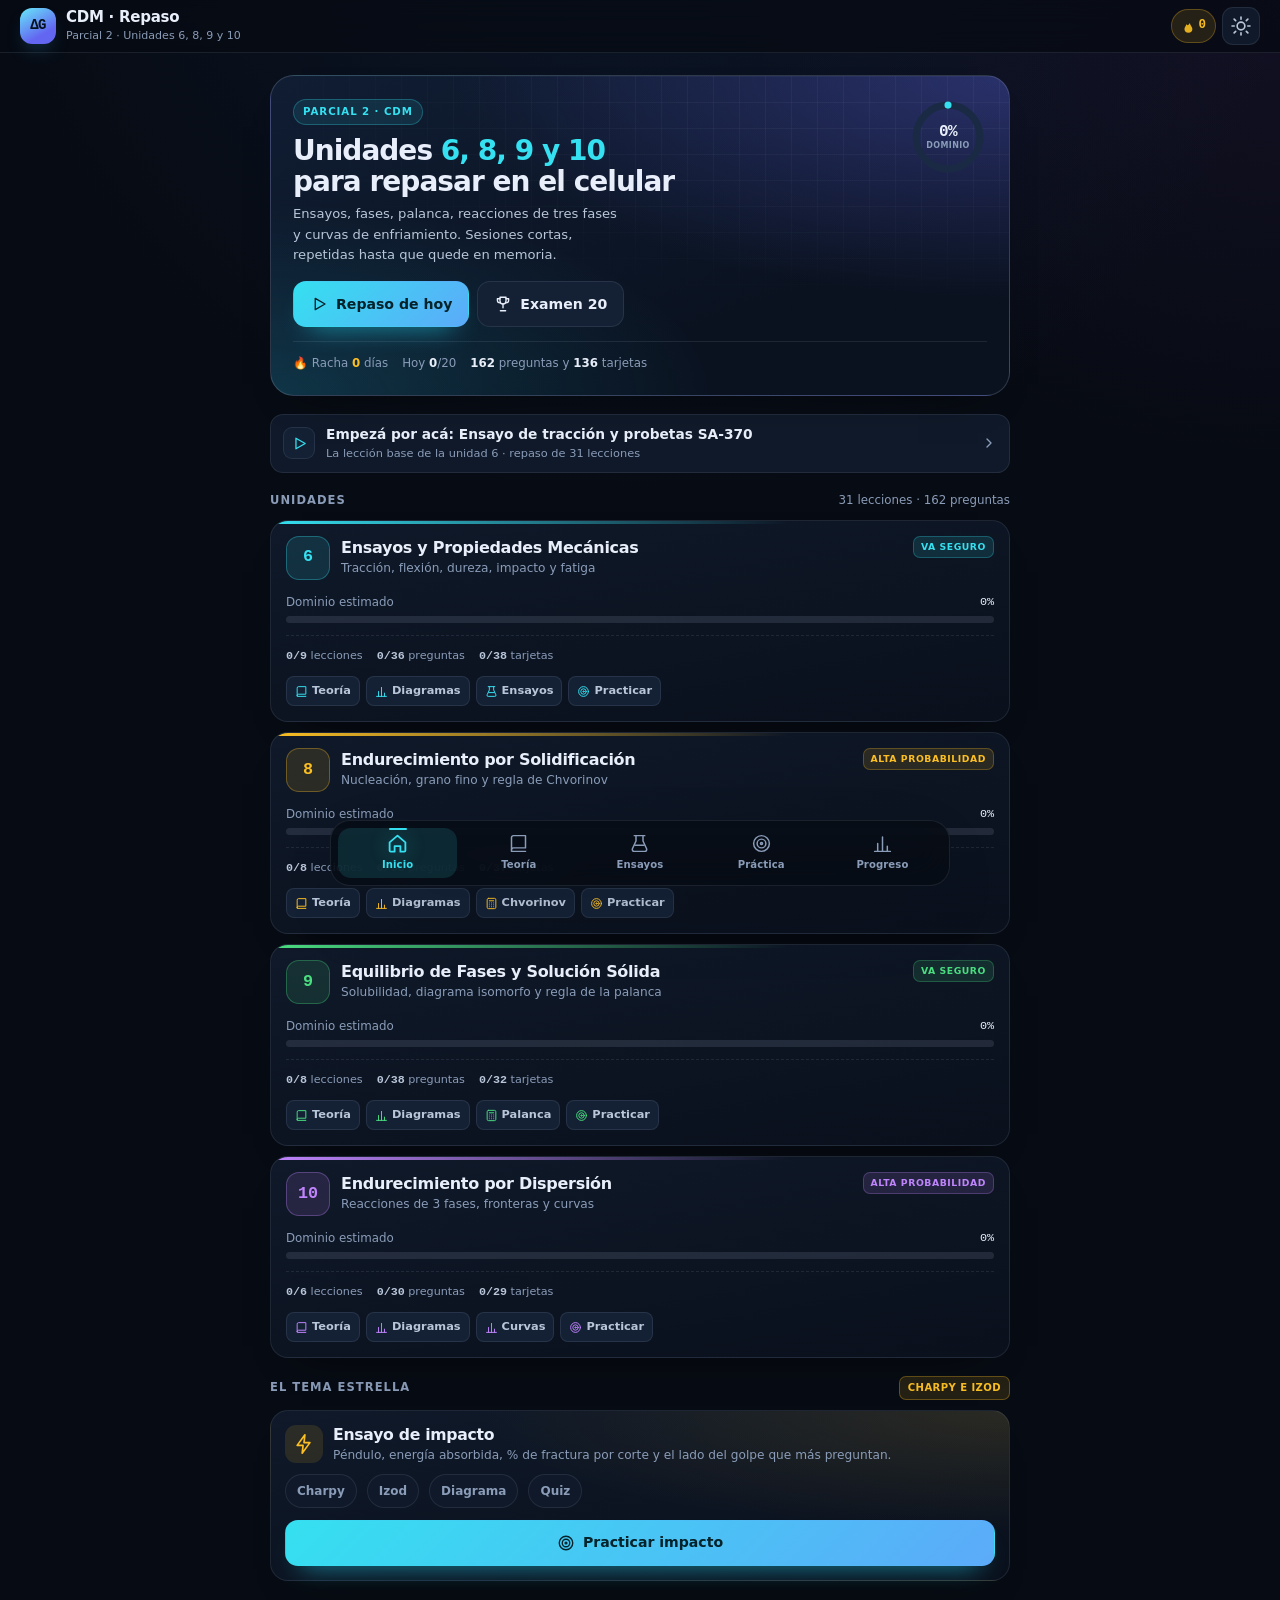
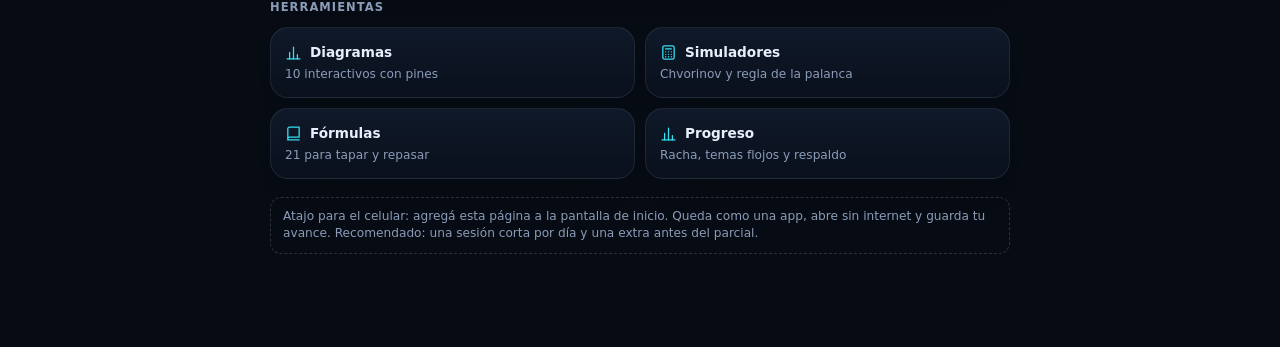
<file: index.html>
<!DOCTYPE html>
<html lang="es" data-theme="dark">
<head>
  <meta charset="UTF-8" />
  <meta name="viewport" content="width=device-width, initial-scale=1, viewport-fit=cover" />
  <meta name="description" content="Repaso móvil de Ciencia de los Materiales — Parcial 2. Unidades 6, 8, 9 y 10: ensayos mecánicos, impacto, solidificación, fases, palanca, reacciones de tres fases y curvas de enfriamiento." />
  <meta name="theme-color" content="#070b13" />
  <meta name="color-scheme" content="dark light" />
  <meta name="apple-mobile-web-app-capable" content="yes" />
  <meta name="apple-mobile-web-app-status-bar-style" content="black-translucent" />
  <meta name="apple-mobile-web-app-title" content="CDM Repaso" />
  <title>CDM · Repaso — Unidades 6, 8, 9 y 10</title>

  <link rel="manifest" href="./manifest.webmanifest" />
  <link rel="icon" href="./assets/icons/favicon.svg" type="image/svg+xml" />
  <link rel="apple-touch-icon" href="./assets/icons/icon-180.png" />

  <link rel="stylesheet" href="./css/base.css" />
  <link rel="stylesheet" href="./css/layout.css" />
  <link rel="stylesheet" href="./css/components.css" />
  <link rel="stylesheet" href="./css/components-extra.css" />

  <script>
    window.__APP_ERRORS__ = [];
    window.__showAppError = function (msg) {
      window.__APP_ERRORS__.push(String(msg));
      var paint = function () {
        var el = document.getElementById('appError');
        if (!el) {
          el = document.createElement('div');
          el.id = 'appError';
          el.className = 'app-error';
          document.body.appendChild(el);
        }
        el.hidden = false;
        el.textContent = '⚠ Error JS: ' + msg;
      };
      if (document.body) paint();
      else document.addEventListener('DOMContentLoaded', paint, { once: true });
    };
    window.addEventListener('error', function (e) { window.__showAppError(e.message || 'error'); });
    window.addEventListener('unhandledrejection', function (e) { window.__showAppError(e.reason && e.reason.message ? e.reason.message : e.reason); });
  </script>
</head>
<body>
  <a class="skip-link" href="#view">Saltar al contenido</a>

  <!-- ============ SPRITE DE ÍCONOS (sin dependencias externas) ============ -->
  <svg xmlns="http://www.w3.org/2000/svg" class="sprite" aria-hidden="true" focusable="false">
    <symbol id="i-home" viewBox="0 0 24 24"><path d="M3 10.7 12 3l9 7.7V20a1.3 1.3 0 0 1-1.3 1.3h-4.4V15H8.7v6.3H4.3A1.3 1.3 0 0 1 3 20z"/></symbol>
    <symbol id="i-book" viewBox="0 0 24 24"><path d="M4 19.2A2.2 2.2 0 0 1 6.2 17H20V3H6.2A2.2 2.2 0 0 0 4 5.2z"/><path d="M4 19.2V21h16"/></symbol>
    <symbol id="i-flask" viewBox="0 0 24 24"><path d="M6 3h12M8 3v6.2L3.9 18a2.2 2.2 0 0 0 1.9 3h12.4a2.2 2.2 0 0 0 1.9-3L16 9.2V3"/><path d="M6.8 14h10.4"/></symbol>
    <symbol id="i-target" viewBox="0 0 24 24"><circle cx="12" cy="12" r="9"/><circle cx="12" cy="12" r="5"/><circle cx="12" cy="12" r="1.2"/></symbol>
    <symbol id="i-chart" viewBox="0 0 24 24"><path d="M3 21h18"/><path d="M6.5 21V12M12 21V4.5M17.5 21v-6"/></symbol>
    <symbol id="i-chevron-left" viewBox="0 0 24 24"><path d="M15 18l-6-6 6-6"/></symbol>
    <symbol id="i-chevron-right" viewBox="0 0 24 24"><path d="M9 18l6-6-6-6"/></symbol>
    <symbol id="i-arrow-right" viewBox="0 0 24 24"><path d="M4.5 12h15M13 5.5l6.5 6.5L13 18.5"/></symbol>
    <symbol id="i-flame" viewBox="0 0 24 24"><path d="M12 22c3.7 0 6.2-2.5 6.2-5.9 0-4.2-4-6.3-4-9.9 0 0-1.4 2.8-3.7 3.8C9.9 10.2 8.5 8 8.5 8c0 3-3 4.8-3 8.1C5.5 19.5 8 22 12 22z"/></symbol>
    <symbol id="i-check" viewBox="0 0 24 24"><path d="M20 6.5 9.2 17.3 4 12.1"/></symbol>
    <symbol id="i-x" viewBox="0 0 24 24"><path d="M18 6 6 18M6 6l12 12"/></symbol>
    <symbol id="i-clock" viewBox="0 0 24 24"><circle cx="12" cy="12" r="9"/><path d="M12 7.5V12l3.2 2"/></symbol>
    <symbol id="i-layers" viewBox="0 0 24 24"><path d="M12 2.5 2.5 7.3 12 12l9.5-4.7z"/><path d="M2.5 12 12 16.7 21.5 12"/><path d="M2.5 16.7 12 21.4l9.5-4.7"/></symbol>
    <symbol id="i-sparkles" viewBox="0 0 24 24"><path d="M12 3.2l1.8 4.3L18 9.3l-4.2 1.8L12 15.4l-1.8-4.3L6 9.3l4.2-1.8z"/><path d="M18.8 14.6l.8 2 2 .8-2 .8-.8 2-.8-2-2-.8 2-.8z"/></symbol>
    <symbol id="i-refresh" viewBox="0 0 24 24"><path d="M20.5 12a8.5 8.5 0 1 1-2.8-6.3"/><path d="M20.5 4.2v5h-5"/></symbol>
    <symbol id="i-sun" viewBox="0 0 24 24"><circle cx="12" cy="12" r="4.2"/><path d="M12 2.2v2.4M12 19.4v2.4M4.5 4.5l1.7 1.7M17.8 17.8l1.7 1.7M2.2 12h2.4M19.4 12h2.4M4.5 19.5l1.7-1.7M17.8 6.2l1.7-1.7"/></symbol>
    <symbol id="i-moon" viewBox="0 0 24 24"><path d="M20.6 13.2A8.6 8.6 0 1 1 10.8 3.4a7 7 0 0 0 9.8 9.8z"/></symbol>
    <symbol id="i-info" viewBox="0 0 24 24"><circle cx="12" cy="12" r="9"/><path d="M12 11v5.5M12 7.7v.4"/></symbol>
    <symbol id="i-alert" viewBox="0 0 24 24"><path d="M10.3 3.9 2.6 17.1A2 2 0 0 0 4.3 20h15.4a2 2 0 0 0 1.7-2.9L13.7 3.9a2 2 0 0 0-3.4 0z"/><path d="M12 9v4.2M12 16.7v.4"/></symbol>
    <symbol id="i-bulb" viewBox="0 0 24 24"><path d="M9 18h6M10 21.5h4"/><path d="M12 2.5a7 7 0 0 0-4 12.7V18h8v-2.8a7 7 0 0 0-4-12.7z"/></symbol>
    <symbol id="i-search" viewBox="0 0 24 24"><circle cx="11" cy="11" r="7"/><path d="M16.3 16.3 21 21"/></symbol>
    <symbol id="i-graduation" viewBox="0 0 24 24"><path d="M22 9 12 4 2 9l10 5z"/><path d="M6.5 11.2v4.6c0 1.8 2.5 3.2 5.5 3.2s5.5-1.4 5.5-3.2v-4.6"/></symbol>
    <symbol id="i-calculator" viewBox="0 0 24 24"><rect x="4" y="2.5" width="16" height="19" rx="2.5"/><path d="M8 7h8M8 11h.01M12 11h.01M16 11h.01M8 14.5h.01M12 14.5h.01M16 14.5h.01M8 18h.01M12 18h.01M16 18h.01"/></symbol>
    <symbol id="i-play" viewBox="0 0 24 24"><path d="M7 4.5v15l13-7.5z"/></symbol>
    <symbol id="i-shuffle" viewBox="0 0 24 24"><path d="M3 6h4l10 12h4M3 18h4L17 6h4"/><path d="M18 3l3 3-3 3M18 15l3 3-3 3"/></symbol>
    <symbol id="i-pencil" viewBox="0 0 24 24"><path d="M4 20l1-4L16.5 4.5a2.1 2.1 0 0 1 3 3L8 19l-4 1z"/><path d="M14.5 6.5l3 3"/></symbol>
  <symbol id="i-undo" viewBox="0 0 24 24"><path d="M9 7 4 12l5 5"/><path d="M4 12h9a6 6 0 0 1 6 6"/></symbol>
  <symbol id="i-eye" viewBox="0 0 24 24"><path d="M2.5 12s3.5-6 9.5-6 9.5 6 9.5 6-3.5 6-9.5 6-9.5-6-9.5-6z"/><circle cx="12" cy="12" r="2.8"/></symbol>
  <symbol id="i-trash" viewBox="0 0 24 24"><path d="M4 7h16M9.5 7V4.2h5V7M6.5 7l1 13h9l1-13"/></symbol>
    <symbol id="i-download" viewBox="0 0 24 24"><path d="M12 3v11.5M7.5 10.5 12 15l4.5-4.5M4 20.5h16"/></symbol>
    <symbol id="i-upload" viewBox="0 0 24 24"><path d="M12 15.5V4M7.5 8.5 12 4l4.5 4.5M4 20.5h16"/></symbol>
    <symbol id="i-settings" viewBox="0 0 24 24"><circle cx="12" cy="12" r="3"/><path d="M19.4 15a1.7 1.7 0 0 0 .3 1.9l.1.1a2 2 0 1 1-2.8 2.8l-.1-.1a1.7 1.7 0 0 0-2.9 1.2 2 2 0 1 1-4 0 1.7 1.7 0 0 0-2.9-1.2l-.1.1a2 2 0 1 1-2.8-2.8l.1-.1A1.7 1.7 0 0 0 3 15a2 2 0 1 1 0-4 1.7 1.7 0 0 0 1.4-2.9l-.1-.1a2 2 0 1 1 2.8-2.8l.1.1A1.7 1.7 0 0 0 10 4a2 2 0 1 1 4 0 1.7 1.7 0 0 0 2.9 1.4l.1-.1a2 2 0 1 1 2.8 2.8l-.1.1A1.7 1.7 0 0 0 21 11a2 2 0 1 1 0 4z"/></symbol>
    <symbol id="i-trophy" viewBox="0 0 24 24"><path d="M8 3h8v5a4 4 0 0 1-8 0z"/><path d="M8 5H4.5v2A3.5 3.5 0 0 0 8 10.5M16 5h3.5v2A3.5 3.5 0 0 1 16 10.5M12 12v5M8.5 21h7"/></symbol>
    <symbol id="i-zap" viewBox="0 0 24 24"><path d="M13 2 4.5 13.5H11L10 22l8.5-11.5H12z"/></symbol>
    <symbol id="i-list" viewBox="0 0 24 24"><path d="M8.5 6.5h12M8.5 12h12M8.5 17.5h12M3.5 6.5h.01M3.5 12h.01M3.5 17.5h.01"/></symbol>
    <symbol id="i-check-circle" viewBox="0 0 24 24"><circle cx="12" cy="12" r="9"/><path d="M8 12.3l2.6 2.6L16 9.5"/></symbol>
    <symbol id="i-x-circle" viewBox="0 0 24 24"><circle cx="12" cy="12" r="9"/><path d="M9 9l6 6M15 9l-6 6"/></symbol>
  </svg>

  <!-- ============ BARRA SUPERIOR ============ -->
  <header class="appbar" id="appbar">
    <button class="icon-btn appbar__back" id="btnBack" type="button" aria-label="Volver" hidden>
      <svg class="icon" aria-hidden="true"><use href="#i-chevron-left"></use></svg>
    </button>

    <div class="appbar__brand" id="appbarBrand" role="button" tabindex="0" aria-label="Ir al inicio">
      <span class="brand-mark" aria-hidden="true">ΔG</span>
      <div class="appbar__titles">
        <h1 id="appbarTitle">CDM · Repaso</h1>
        <p id="appbarSub">Parcial 2 · Unidades 6, 8, 9 y 10</p>
      </div>
    </div>

    <div class="appbar__actions">
      <button class="streak-chip" id="btnStreak" type="button" title="Racha de días estudiando">
        <svg class="icon icon--flame" aria-hidden="true"><use href="#i-flame"></use></svg>
        <span id="streakDays">0</span>
      </button>
      <button class="icon-btn" id="btnTheme" type="button" aria-label="Cambiar tema claro / oscuro" title="Tema claro / oscuro">
        <svg class="icon" aria-hidden="true"><use href="#i-moon"></use></svg>
      </button>
    </div>
  </header>

  <!-- ============ CONTENIDO ============ -->
  <main class="view" id="view" tabindex="-1">
    <div class="page">
      <div class="empty">
        <h3>Cargando repaso…</h3>
        <p>Si este mensaje no desaparece, revisá que la carpeta <span class="mono">js/</span> esté completa (incluido <span class="mono">bundle.js</span>).</p>
      </div>
    </div>
  </main>

  <!-- ============ NAVEGACIÓN INFERIOR ============ -->
  <nav class="tabbar" id="tabbar" aria-label="Navegación principal">
    <a class="tabbar__item" href="#/inicio" data-tab="inicio">
      <svg class="icon" aria-hidden="true"><use href="#i-home"></use></svg>
      <span>Inicio</span>
    </a>
    <a class="tabbar__item" href="#/teoria" data-tab="teoria">
      <svg class="icon" aria-hidden="true"><use href="#i-book"></use></svg>
      <span>Teoría</span>
    </a>
    <a class="tabbar__item" href="#/ensayos" data-tab="ensayos">
      <svg class="icon" aria-hidden="true"><use href="#i-flask"></use></svg>
      <span>Ensayos</span>
    </a>
    <a class="tabbar__item" href="#/practica" data-tab="practica">
      <svg class="icon" aria-hidden="true"><use href="#i-target"></use></svg>
      <span>Práctica</span>
    </a>
    <a class="tabbar__item" href="#/progreso" data-tab="progreso">
      <svg class="icon" aria-hidden="true"><use href="#i-chart"></use></svg>
      <span>Progreso</span>
    </a>
  </nav>

  <div id="toast" class="toast" role="status" aria-live="polite" hidden></div>
  <div id="sheetRoot"></div>

  <script>
    /* Si se abre con doble clic (file://), los módulos ES no cargan: se usa el
       bundle clásico generado por tools/build-bundle.mjs. Servida por HTTP(S),
       la app usa los módulos nativos. */
    (function () {
      var script = document.createElement('script');
      var isFile = window.location.protocol === 'file:';
      if (isFile) {
        script.src = './js/bundle.js';
      } else {
        script.type = 'module';
        script.src = './js/main.js';
      }
      script.onerror = function () {
        var box = document.createElement('div');
        box.className = 'app-error';
        box.textContent = isFile
          ? 'No se pudo cargar js/bundle.js. Generá el bundle con: node tools/build-bundle.mjs'
          : 'No se pudo cargar js/main.js. Revisá que la carpeta js/ esté completa.';
        document.body.appendChild(box);
      };
      document.body.appendChild(script);
    })();
  </script>

</body>
</html>
</file>
<file: css/base.css>
/* ============================================================
   base.css — reset, tokens de diseño, tipografía y utilidades
   ============================================================ */

:root {
  color-scheme: dark;

  --bg: #070b13;
  --bg-soft: #0a101c;
  --surface: #0f1929;
  --surface-2: #142135;
  --surface-3: #1b2a44;
  --line: rgba(148, 163, 184, 0.14);
  --line-strong: rgba(148, 163, 184, 0.26);
  --track: rgba(148, 163, 184, 0.16);

  --text: #e9effa;
  --text-dim: #b9c6d9;
  --muted: #8a9cb8;

  --accent: #35e0f0;
  --accent-strong: #22d3ee;
  --accent-soft: rgba(53, 224, 240, 0.12);
  --accent-ink: #03222a;

  --violet: #b49bff;
  --violet-soft: rgba(180, 155, 255, 0.13);
  --amber: #fbbf24;
  --amber-soft: rgba(251, 191, 36, 0.12);
  --green: #3ddc97;
  --green-soft: rgba(61, 220, 151, 0.12);
  --rose: #fb7185;
  --rose-soft: rgba(251, 113, 133, 0.12);
  --blue: #7cb8ff;
  --blue-soft: rgba(124, 184, 255, 0.12);

  --u6: #35e0f0;
  --u6-soft: rgba(53, 224, 240, 0.12);
  --u8: #fbbf24;
  --u8-soft: rgba(251, 191, 36, 0.12);
  --u9: #4ade80;
  --u9-soft: rgba(74, 222, 128, 0.12);
  --u10: #c084fc;
  --u10-soft: rgba(192, 132, 252, 0.13);
  --draw-ink: #7dd3fc;

  --radius-xl: 24px;
  --radius-lg: 18px;
  --radius-md: 13px;
  --radius-sm: 9px;

  --shadow-card: 0 20px 40px -32px rgba(0, 0, 0, 0.9);
  --shadow-pop: 0 30px 80px -30px rgba(0, 0, 0, 0.85);

  --font: "Segoe UI Variable Text", "Segoe UI", system-ui, -apple-system, "Helvetica Neue", Arial, sans-serif;
  --mono: ui-monospace, "Cascadia Code", "SF Mono", "JetBrains Mono", Menlo, Consolas, monospace;

  --nav-h: 66px;
  --safe-b: env(safe-area-inset-bottom, 0px);
  --safe-t: env(safe-area-inset-top, 0px);
  --maxw: 780px;

  --hero-bg: radial-gradient(130% 120% at 100% 0%, rgba(99, 102, 241, 0.34), transparent 58%),
             radial-gradient(100% 100% at 0% 100%, rgba(34, 211, 238, 0.17), transparent 60%),
             linear-gradient(158deg, #101d33, #0a1220 70%);
  --grid-line: rgba(148, 163, 184, 0.07);
}

[data-theme="light"] {
  color-scheme: light;

  --bg: #f2f5fb;
  --bg-soft: #eaeff8;
  --surface: #ffffff;
  --surface-2: #f4f7fd;
  --surface-3: #e7edf7;
  --line: rgba(15, 23, 42, 0.09);
  --line-strong: rgba(15, 23, 42, 0.18);
  --track: rgba(15, 23, 42, 0.1);

  --text: #0d1729;
  --text-dim: #2c3b54;
  --muted: #5f7089;

  --accent: #0891b2;
  --accent-strong: #0e7490;
  --accent-soft: rgba(8, 145, 178, 0.1);
  --accent-ink: #ffffff;

  --violet: #7c5cf5;
  --violet-soft: rgba(124, 92, 245, 0.1);
  --amber: #b45309;
  --amber-soft: rgba(180, 83, 9, 0.1);
  --green: #047857;
  --green-soft: rgba(4, 120, 87, 0.1);
  --rose: #be123c;
  --rose-soft: rgba(190, 18, 60, 0.09);
  --blue: #1d4ed8;
  --blue-soft: rgba(29, 78, 216, 0.09);

  --u6: #0e7490;
  --u6-soft: rgba(14, 116, 144, 0.1);
  --u8: #b45309;
  --u8-soft: rgba(180, 83, 9, 0.1);
  --u9: #15803d;
  --u9-soft: rgba(21, 128, 61, 0.1);
  --u10: #7e22ce;
  --u10-soft: rgba(126, 34, 206, 0.1);
  --draw-ink: #0369a1;

  --shadow-card: 0 18px 36px -30px rgba(15, 23, 42, 0.35);
  --shadow-pop: 0 30px 80px -30px rgba(15, 23, 42, 0.35);

  --hero-bg: radial-gradient(130% 120% at 100% 0%, rgba(99, 102, 241, 0.22), transparent 58%),
             radial-gradient(100% 100% at 0% 100%, rgba(8, 145, 178, 0.13), transparent 60%),
             linear-gradient(158deg, #ffffff, #eef3fb 75%);
  --grid-line: rgba(15, 23, 42, 0.055);
}

*,
*::before,
*::after {
  box-sizing: border-box;
}

* {
  -webkit-tap-highlight-color: transparent;
}

html {
  -webkit-text-size-adjust: 100%;
  text-size-adjust: 100%;
  scroll-behavior: smooth;
}

body {
  margin: 0;
  min-height: 100vh;
  min-height: 100dvh;
  font-family: var(--font);
  font-size: 15px;
  line-height: 1.55;
  color: var(--text);
  background: var(--bg);
  background-image:
    radial-gradient(90% 60% at 50% -10%, rgba(56, 130, 246, 0.1), transparent 60%),
    radial-gradient(70% 40% at 100% 0%, rgba(168, 85, 247, 0.07), transparent 60%);
  background-repeat: no-repeat;
  overscroll-behavior-y: none;
  -webkit-font-smoothing: antialiased;
  -moz-osx-font-smoothing: grayscale;
}

h1, h2, h3, h4, p, ul, ol, figure, blockquote {
  margin: 0;
}

ul, ol {
  padding: 0;
  list-style: none;
}

h1, h2, h3, h4 {
  font-weight: 650;
  letter-spacing: -0.018em;
  line-height: 1.22;
}

h2 { font-size: 1.22rem; }
h3 { font-size: 1.02rem; }
h4 { font-size: 0.94rem; }

p { color: var(--text-dim); }

a {
  color: var(--accent);
  text-decoration: none;
}

a:hover { text-decoration: underline; }

strong, b { font-weight: 650; color: var(--text); }

button, input, select, textarea {
  font: inherit;
  color: inherit;
}

button {
  cursor: pointer;
  border: 0;
  background: none;
  padding: 0;
}

img, svg {
  max-width: 100%;
}

:focus-visible {
  outline: 2px solid var(--accent);
  outline-offset: 3px;
  border-radius: 6px;
}

::selection {
  background: var(--accent);
  color: var(--accent-ink);
}

::-webkit-scrollbar { width: 6px; height: 6px; }
::-webkit-scrollbar-track { background: transparent; }
::-webkit-scrollbar-thumb {
  background: var(--line-strong);
  border-radius: 99px;
}

/* ---------- utilidades globales ---------- */

.sprite {
  position: absolute;
  width: 0;
  height: 0;
  overflow: hidden;
}

.icon {
  width: 22px;
  height: 22px;
  flex: none;
  fill: none;
  stroke: currentColor;
  stroke-width: 1.8;
  stroke-linecap: round;
  stroke-linejoin: round;
}

.icon--sm { width: 17px; height: 17px; }
.icon--xs { width: 14px; height: 14px; }
.icon--lg { width: 26px; height: 26px; }

.skip-link {
  position: fixed;
  top: -60px;
  left: 12px;
  z-index: 200;
  padding: 10px 14px;
  border-radius: 10px;
  background: var(--surface);
  border: 1px solid var(--line-strong);
}

.skip-link:focus { top: 12px; }

.sr-only {
  position: absolute;
  width: 1px;
  height: 1px;
  margin: -1px;
  padding: 0;
  overflow: hidden;
  clip: rect(0 0 0 0);
  white-space: nowrap;
  border: 0;
}

.mono {
  font-family: var(--mono);
  font-variant-numeric: tabular-nums;
  letter-spacing: -0.01em;
}

.muted { color: var(--muted); }
.dim { color: var(--text-dim); }
.small { font-size: 0.82rem; }
.tiny { font-size: 0.74rem; }
.center { text-align: center; }
.hide { display: none !important; }
[hidden] { display: none !important; }

.app-error {
  position: fixed;
  left: 10px;
  right: 10px;
  bottom: calc(var(--nav-h) + var(--safe-b) + 10px);
  z-index: 300;
  padding: 12px 14px;
  border-radius: 12px;
  background: #7f1d1d;
  color: #fff;
  font-family: var(--mono);
  font-size: 12px;
  box-shadow: var(--shadow-pop);
}

@media (prefers-reduced-motion: reduce) {
  html { scroll-behavior: auto; }
  *, *::before, *::after {
    animation-duration: 0.001ms !important;
    animation-iteration-count: 1 !important;
    transition-duration: 0.001ms !important;
  }
}

@media (min-width: 720px) {
  body { font-size: 15.5px; }
  h2 { font-size: 1.4rem; }
}
</file>
<file: css/layout.css>
/* ============================================================
   layout.css — shell de la app, barra superior, navegación y
   estructuras de página (hero, secciones, grillas, unidades)
   ============================================================ */

:root {
  --appbar-h: 56px;
}

/* ---------- barra superior ---------- */

.appbar {
  position: sticky;
  top: 0;
  z-index: 40;
  display: flex;
  align-items: center;
  gap: 10px;
  padding: calc(7px + var(--safe-t)) 14px 7px;
  background: color-mix(in srgb, var(--bg) 78%, transparent);
  border-bottom: 1px solid var(--line);
  backdrop-filter: blur(18px) saturate(1.2);
  -webkit-backdrop-filter: blur(18px) saturate(1.2);
}

@supports not (background: color-mix(in srgb, red 50%, transparent)) {
  .appbar { background: rgba(7, 11, 19, 0.88); }
}

.appbar__brand {
  display: flex;
  align-items: center;
  gap: 10px;
  min-width: 0;
  flex: 1;
}

.brand-mark {
  width: 36px;
  height: 36px;
  flex: none;
  display: grid;
  place-items: center;
  border-radius: 12px;
  background: linear-gradient(150deg, #67e8f9, #6366f1 70%);
  color: #04121f;
  font-family: var(--mono);
  font-size: 14px;
  font-weight: 800;
  letter-spacing: -0.04em;
  box-shadow: 0 10px 22px -12px rgba(56, 189, 248, 0.9);
}

.appbar__titles {
  min-width: 0;
}

.appbar__titles h1 {
  font-size: 0.94rem;
  font-weight: 650;
  white-space: nowrap;
  overflow: hidden;
  text-overflow: ellipsis;
}

.appbar__titles p {
  font-size: 0.69rem;
  color: var(--muted);
  white-space: nowrap;
  overflow: hidden;
  text-overflow: ellipsis;
}

.appbar__actions {
  display: flex;
  align-items: center;
  gap: 6px;
  flex: none;
}

.appbar__back {
  margin-left: -6px;
}

.streak-chip {
  display: inline-flex;
  align-items: center;
  gap: 3px;
  min-height: 34px;
  padding: 0 9px;
  border-radius: 999px;
  border: 1px solid rgba(251, 191, 36, 0.28);
  background: var(--amber-soft);
  color: var(--amber);
  font-family: var(--mono);
  font-size: 0.78rem;
  font-weight: 700;
}

.streak-chip .icon--flame {
  width: 15px;
  height: 15px;
  fill: currentColor;
  stroke: none;
  opacity: 0.9;
}

.icon-btn {
  width: 38px;
  height: 38px;
  display: grid;
  place-items: center;
  border-radius: 11px;
  border: 1px solid var(--line);
  background: var(--surface);
  color: var(--text-dim);
  transition: background 0.15s ease, color 0.15s ease, transform 0.12s ease;
}

.icon-btn:active { transform: scale(0.94); }
.icon-btn:hover { color: var(--text); background: var(--surface-2); }

/* ---------- contenido ---------- */

.view {
  max-width: var(--maxw);
  margin: 0 auto;
  padding: 16px 14px calc(var(--nav-h) + var(--safe-b) + 26px);
  animation: view-in 0.24s ease both;
}

@keyframes view-in {
  from { opacity: 0; }
  to { opacity: 1; }
}

.view--flush {
  padding-top: 10px;
}

.page {
  display: flex;
  flex-direction: column;
  gap: 18px;
}

.page-head {
  display: flex;
  align-items: flex-start;
  gap: 12px;
  justify-content: space-between;
}

.page-head__main { min-width: 0; }

.eyebrow {
  display: flex;
  align-items: center;
  gap: 6px;
  margin-bottom: 5px;
  font-size: 0.68rem;
  font-weight: 700;
  letter-spacing: 0.1em;
  text-transform: uppercase;
  color: var(--accent);
}

.eyebrow--u8 { color: var(--u8); }
.eyebrow--u9 { color: var(--u9); }
.eyebrow--u10 { color: var(--u10); }
.eyebrow--muted { color: var(--muted); }

.page-head h2 {
  font-size: 1.42rem;
  line-height: 1.16;
  letter-spacing: -0.03em;
}

.page-head p {
  margin-top: 5px;
  font-size: 0.85rem;
  color: var(--muted);
  line-height: 1.45;
}

.section {
  display: flex;
  flex-direction: column;
  gap: 10px;
}

.section__head {
  display: flex;
  align-items: baseline;
  justify-content: space-between;
  gap: 10px;
}

.section__title {
  display: flex;
  align-items: center;
  gap: 7px;
  font-size: 0.72rem;
  font-weight: 750;
  letter-spacing: 0.09em;
  text-transform: uppercase;
  color: var(--muted);
}

.section__link {
  font-size: 0.76rem;
  font-weight: 600;
  color: var(--accent);
  white-space: nowrap;
}

/* ---------- hero de inicio ---------- */

.hero {
  position: relative;
  overflow: hidden;
  border-radius: var(--radius-xl);
  border: 1px solid var(--line-strong);
  background: var(--hero-bg);
  padding: 18px;
  box-shadow: var(--shadow-card);
}

.hero::after {
  content: "";
  position: absolute;
  inset: 0;
  pointer-events: none;
  background-image:
    linear-gradient(to right, var(--grid-line) 1px, transparent 1px),
    linear-gradient(to bottom, var(--grid-line) 1px, transparent 1px);
  background-size: 26px 26px;
  mask-image: radial-gradient(120% 100% at 80% 0%, #000 20%, transparent 75%);
  -webkit-mask-image: radial-gradient(120% 100% at 80% 0%, #000 20%, transparent 75%);
}

.hero__top {
  position: relative;
  z-index: 1;
  display: flex;
  align-items: flex-start;
  gap: 14px;
  justify-content: space-between;
}

.hero__copy { min-width: 0; }

.hero__kicker {
  display: inline-flex;
  align-items: center;
  gap: 6px;
  padding: 4px 9px;
  border-radius: 999px;
  border: 1px solid rgba(53, 224, 240, 0.28);
  background: rgba(53, 224, 240, 0.1);
  color: var(--accent);
  font-size: 0.64rem;
  font-weight: 750;
  letter-spacing: 0.09em;
  text-transform: uppercase;
}

.hero h2 {
  margin-top: 11px;
  font-size: 1.55rem;
  line-height: 1.1;
  letter-spacing: -0.035em;
}

.hero h2 em {
  font-style: normal;
  color: var(--accent);
}

.hero__sub {
  margin-top: 7px;
  max-width: 40ch;
  font-size: 0.82rem;
  color: var(--text-dim);
}

.hero__ring {
  flex: none;
  display: flex;
  flex-direction: column;
  align-items: center;
  gap: 4px;
}

.hero__ring-label {
  font-size: 0.6rem;
  font-weight: 700;
  letter-spacing: 0.06em;
  text-transform: uppercase;
  color: var(--muted);
}

.hero__actions {
  position: relative;
  z-index: 1;
  display: flex;
  flex-wrap: wrap;
  gap: 8px;
  margin-top: 16px;
}

.hero__foot {
  position: relative;
  z-index: 1;
  display: flex;
  align-items: center;
  gap: 10px;
  margin-top: 14px;
  padding-top: 12px;
  border-top: 1px solid var(--line);
  font-size: 0.74rem;
  color: var(--muted);
}

/* ---------- tarjetas de unidad ---------- */

.unit-card {
  position: relative;
  display: block;
  overflow: hidden;
  border-radius: var(--radius-lg);
  border: 1px solid var(--line);
  background: linear-gradient(170deg, var(--surface), var(--bg-soft));
  padding: 15px;
  box-shadow: var(--shadow-card);
  transition: border-color 0.15s ease, transform 0.15s ease;
}

.unit-card:hover { border-color: var(--line-strong); }
.unit-card:active { transform: scale(0.995); }

.unit-card::before {
  content: "";
  position: absolute;
  top: 0;
  left: 0;
  width: 100%;
  height: 3px;
  background: linear-gradient(90deg, var(--u-color), transparent 70%);
}

.unit-card--u6 { --u-color: var(--u6); --u-soft: var(--u6-soft); }
.unit-card--u8 { --u-color: var(--u8); --u-soft: var(--u8-soft); }
.unit-card--u9 { --u-color: var(--u9); --u-soft: var(--u9-soft); }
.unit-card--u10 { --u-color: var(--u10); --u-soft: var(--u10-soft); }

.unit-card__head {
  display: flex;
  align-items: center;
  gap: 11px;
}

.unit-num {
  width: 44px;
  height: 44px;
  flex: none;
  display: grid;
  place-items: center;
  border-radius: 13px;
  background: var(--u-soft);
  border: 1px solid color-mix(in srgb, var(--u-color) 32%, transparent);
  color: var(--u-color);
  font-family: var(--mono);
  font-size: 1.05rem;
  font-weight: 800;
  line-height: 1;
}

.unit-num small {
  font-size: 0.55rem;
  font-weight: 700;
  letter-spacing: 0.04em;
  margin-top: -2px;
}

.unit-card__titles { min-width: 0; flex: 1; }

.unit-card__titles h3 {
  font-size: 1rem;
  line-height: 1.22;
}

.unit-card__titles p {
  margin-top: 2px;
  font-size: 0.76rem;
  color: var(--muted);
}

.unit-card__badge {
  flex: none;
  align-self: flex-start;
  padding: 3px 7px;
  border-radius: 7px;
  font-size: 0.58rem;
  font-weight: 800;
  letter-spacing: 0.06em;
  text-transform: uppercase;
  color: var(--u-color);
  background: var(--u-soft);
  border: 1px solid color-mix(in srgb, var(--u-color) 26%, transparent);
}

.unit-card__meta {
  display: flex;
  gap: 14px;
  margin-top: 12px;
  padding-top: 11px;
  border-top: 1px dashed var(--line);
  font-size: 0.7rem;
  color: var(--muted);
}

.unit-card__meta b {
  color: var(--text-dim);
  font-family: var(--mono);
  font-size: 0.73rem;
}

.unit-card__links {
  display: flex;
  flex-wrap: wrap;
  gap: 6px;
  margin-top: 11px;
}

.mini-link {
  display: inline-flex;
  align-items: center;
  gap: 4px;
  padding: 5px 8px;
  border-radius: 8px;
  border: 1px solid var(--line);
  background: var(--surface-2);
  color: var(--text-dim);
  font-size: 0.71rem;
  font-weight: 600;
}

.mini-link:hover {
  text-decoration: none;
  border-color: var(--line-strong);
  color: var(--text);
}

.mini-link .icon { width: 13px; height: 13px; color: var(--u-color, var(--accent)); }

/* ---------- grillas ---------- */

.grid { display: grid; gap: 10px; }
.grid--2 { grid-template-columns: repeat(2, minmax(0, 1fr)); }
.grid--3 { grid-template-columns: repeat(3, minmax(0, 1fr)); }

@media (max-width: 359px) {
  .grid--2, .grid--3 { grid-template-columns: 1fr; }
}

@media (min-width: 560px) {
  .grid--3 { grid-template-columns: repeat(3, minmax(0, 1fr)); }
}

/* ---------- navegación inferior ---------- */

.tabbar {
  position: fixed;
  left: 50%;
  bottom: 0;
  transform: translateX(-50%);
  z-index: 45;
  width: 100%;
  max-width: 620px;
  display: grid;
  grid-template-columns: repeat(5, 1fr);
  gap: 2px;
  padding: 7px 7px calc(6px + var(--safe-b));
  background: color-mix(in srgb, var(--bg) 82%, transparent);
  border-top: 1px solid var(--line);
  border-radius: 20px 20px 0 0;
  backdrop-filter: blur(20px) saturate(1.3);
  -webkit-backdrop-filter: blur(20px) saturate(1.3);
  transition: transform 0.26s ease, opacity 0.2s ease;
}

@supports not (background: color-mix(in srgb, red 50%, transparent)) {
  .tabbar { background: rgba(7, 11, 19, 0.94); }
}

.tabbar__item {
  position: relative;
  min-height: 50px;
  display: flex;
  flex-direction: column;
  align-items: center;
  justify-content: center;
  gap: 3px;
  border-radius: 13px;
  color: var(--muted);
  font-size: 0.63rem;
  font-weight: 650;
  letter-spacing: 0.01em;
  transition: color 0.15s ease, background 0.15s ease;
}

.tabbar__item:hover { text-decoration: none; color: var(--text-dim); }

.tabbar__item .icon {
  width: 21px;
  height: 21px;
  stroke-width: 1.7;
}

.tabbar__item[aria-current="page"] {
  color: var(--accent);
  background: var(--accent-soft);
}

.tabbar__item[aria-current="page"] .icon {
  stroke-width: 2.1;
  filter: drop-shadow(0 0 10px rgba(53, 224, 240, 0.45));
}

.tabbar__item[aria-current="page"]::before {
  content: "";
  position: absolute;
  top: 0;
  width: 18px;
  height: 2px;
  border-radius: 2px;
  background: var(--accent);
}

/* modo foco (quiz / tarjetas): ocultar navegación inferior */
body.is-focus .tabbar {
  transform: translate(-50%, 130%);
  opacity: 0;
  pointer-events: none;
}

body.is-focus .view {
  padding-bottom: calc(96px + var(--safe-b));
}

@media (min-width: 900px) {
  .tabbar {
    bottom: 14px;
    border: 1px solid var(--line);
    border-radius: 20px;
    padding-bottom: 7px;
    box-shadow: var(--shadow-pop);
  }

  body.is-focus .tabbar { transform: translate(-50%, 150%); }

  .view { padding-top: 22px; }
}

@media (min-width: 720px) {
  .appbar { padding-inline: 20px; }
  .view { padding-inline: 20px; }
  .hero { padding: 22px; }
  .hero h2 { font-size: 1.75rem; }
}
</file>
<file: css/components.css>
/* ============================================================
   components.css — botones, tarjetas, quiz, tarjetas de estudio,
   diagramas SVG, simuladores, hojas y avisos
   ============================================================ */

/* ---------------- botones ---------------- */

.btn {
  display: inline-flex;
  align-items: center;
  justify-content: center;
  gap: 8px;
  min-height: 46px;
  padding: 0 16px;
  border: 1px solid transparent;
  border-radius: var(--radius-md);
  font-size: 0.88rem;
  font-weight: 650;
  line-height: 1.1;
  color: var(--text);
  background: var(--surface-2);
  text-align: center;
  transition: transform 0.12s ease, background 0.15s ease, border-color 0.15s ease, opacity 0.15s ease;
}

.btn:active { transform: scale(0.98); }
.btn:hover { text-decoration: none; }
.btn[disabled] { opacity: 0.45; pointer-events: none; }

.btn .icon { width: 18px; height: 18px; }

.btn--primary {
  background: linear-gradient(135deg, var(--accent) 0%, #60a5fa 110%);
  color: var(--accent-ink);
  box-shadow: 0 14px 26px -16px rgba(34, 211, 238, 0.85);
  border-color: transparent;
}

.btn--primary:hover { filter: brightness(1.05); }

[data-theme="light"] .btn--primary {
  background: linear-gradient(135deg, #0891b2, #2563eb);
  color: #fff;
}

.btn--soft {
  background: var(--surface-2);
  border-color: var(--line);
  color: var(--text);
}

.btn--ghost {
  background: transparent;
  color: var(--text-dim);
  border-color: transparent;
}

.btn--outline {
  background: transparent;
  border-color: var(--line-strong);
  color: var(--text);
}

.btn--danger {
  background: var(--rose-soft);
  border-color: color-mix(in srgb, var(--rose) 32%, transparent);
  color: var(--rose);
}

.btn--sm {
  min-height: 38px;
  padding: 0 12px;
  font-size: 0.78rem;
  border-radius: 10px;
  gap: 6px;
}

.btn--xs {
  min-height: 30px;
  padding: 0 9px;
  font-size: 0.71rem;
  border-radius: 8px;
  gap: 5px;
}

.btn--block { width: 100%; }

.btn--icon {
  width: 42px;
  min-height: 42px;
  padding: 0;
  border-radius: 12px;
}

/* ---------------- chips / filtros ---------------- */

.chip-row {
  display: flex;
  gap: 7px;
  overflow-x: auto;
  padding: 2px 1px 4px;
  scrollbar-width: none;
  -ms-overflow-style: none;
}

.chip-row::-webkit-scrollbar { display: none; }

.chip {
  flex: none;
  display: inline-flex;
  align-items: center;
  gap: 5px;
  min-height: 34px;
  padding: 0 11px;
  border-radius: 999px;
  border: 1px solid var(--line);
  background: var(--surface);
  color: var(--muted);
  font-size: 0.75rem;
  font-weight: 600;
  white-space: nowrap;
  transition: background 0.15s ease, color 0.15s ease, border-color 0.15s ease;
}

.chip[aria-pressed="true"],
.chip.is-active {
  background: var(--accent-soft);
  border-color: color-mix(in srgb, var(--accent) 45%, transparent);
  color: var(--accent);
}

.chip__count {
  font-family: var(--mono);
  font-size: 0.66rem;
  opacity: 0.8;
}

/* control segmentado */
.segmented {
  display: grid;
  grid-auto-flow: column;
  grid-auto-columns: 1fr;
  gap: 3px;
  padding: 3px;
  border-radius: 13px;
  border: 1px solid var(--line);
  background: var(--surface);
}

.segmented button {
  min-height: 36px;
  padding: 0 8px;
  border-radius: 10px;
  font-size: 0.75rem;
  font-weight: 650;
  color: var(--muted);
  white-space: nowrap;
  transition: background 0.15s ease, color 0.15s ease;
}

.segmented--variants { grid-auto-flow: row; grid-template-columns: repeat(auto-fit, minmax(100px, 1fr)); }
.segmented--variants button { white-space: normal; line-height: 1.15; padding: 6px 8px; }
.segmented button[aria-selected="true"] {
  background: var(--surface-3);
  color: var(--text);
  box-shadow: 0 6px 14px -12px #000;
}

/* ---------------- tarjetas ---------------- */

.card {
  border-radius: var(--radius-lg);
  border: 1px solid var(--line);
  background: linear-gradient(180deg, var(--surface), var(--bg-soft));
  box-shadow: var(--shadow-card);
  padding: 14px;
}

.card--flush { padding: 0; overflow: hidden; }
.card--plain { background: var(--surface); }

.card--tap {
  transition: border-color 0.15s ease, transform 0.12s ease;
}

.card--tap:active { transform: scale(0.995); }
.card--tap:hover { border-color: var(--line-strong); }

.card__head {
  display: flex;
  align-items: flex-start;
  gap: 10px;
  justify-content: space-between;
}

.card__title {
  font-size: 0.95rem;
  font-weight: 650;
}

.card__sub {
  margin-top: 3px;
  font-size: 0.76rem;
  color: var(--muted);
  line-height: 1.4;
}

.card__body {
  margin-top: 10px;
  font-size: 0.86rem;
  color: var(--text-dim);
  line-height: 1.55;
}

.card__foot {
  display: flex;
  align-items: center;
  gap: 8px;
  margin-top: 12px;
  padding-top: 11px;
  border-top: 1px solid var(--line);
}

.stack { display: flex; flex-direction: column; gap: 10px; }
.stack--sm { gap: 7px; }
.stack--lg { gap: 14px; }

.row {
  display: flex;
  align-items: center;
  gap: 10px;
}

.row--between { justify-content: space-between; }
.row--wrap { flex-wrap: wrap; }
.spacer { flex: 1; }

/* ---------------- barras y anillos ---------------- */

.bar {
  height: 7px;
  border-radius: 999px;
  background: var(--track);
  overflow: hidden;
}

.bar--thin { height: 5px; }

.bar__fill {
  height: 100%;
  border-radius: inherit;
  background: linear-gradient(90deg, var(--accent), #60a5fa);
  transition: width 0.45s cubic-bezier(0.2, 0.8, 0.2, 1);
}

.bar__fill--u6 { background: linear-gradient(90deg, var(--u6), #60a5fa); }
.bar__fill--u8 { background: linear-gradient(90deg, var(--u8), #f97316); }
.bar__fill--u9 { background: linear-gradient(90deg, var(--u9), #22d3ee); }
.bar__fill--u10 { background: linear-gradient(90deg, var(--u10), #f472b6); }
.bar__fill--ok { background: linear-gradient(90deg, var(--green), #22d3ee); }
.bar__fill--warn { background: linear-gradient(90deg, var(--amber), #fb923c); }
.bar__fill--bad { background: linear-gradient(90deg, var(--rose), #f472b6); }

.ring-wrap {
  position: relative;
  width: 74px;
  height: 74px;
  flex: none;
}

.ring { display: block; width: 100%; height: 100%; transform: rotate(-90deg); }
.ring__track { fill: none; stroke: var(--surface-3); }
.ring__value {
  fill: none;
  stroke: var(--accent);
  stroke-linecap: round;
  transition: stroke-dasharray 0.6s cubic-bezier(0.2, 0.8, 0.2, 1);
}

.ring-wrap__inner {
  position: absolute;
  inset: 0;
  display: grid;
  place-content: center;
  text-align: center;
  line-height: 1;
}

.ring-wrap__pct {
  font-family: var(--mono);
  font-size: 1rem;
  font-weight: 750;
  letter-spacing: -0.04em;
}

.ring-wrap__cap {
  margin-top: 2px;
  font-size: 0.52rem;
  font-weight: 700;
  letter-spacing: 0.05em;
  text-transform: uppercase;
  color: var(--muted);
}

/* ---------------- badges / stats ---------------- */

.badge {
  display: inline-flex;
  align-items: center;
  gap: 4px;
  padding: 3px 8px;
  border-radius: 7px;
  border: 1px solid var(--line);
  background: var(--surface-2);
  color: var(--muted);
  font-size: 0.63rem;
  font-weight: 750;
  letter-spacing: 0.04em;
  text-transform: uppercase;
  white-space: nowrap;
}

.badge--accent { color: var(--accent); background: var(--accent-soft); border-color: color-mix(in srgb, var(--accent) 30%, transparent); }
.badge--ok { color: var(--green); background: var(--green-soft); border-color: color-mix(in srgb, var(--green) 30%, transparent); }
.badge--warn { color: var(--amber); background: var(--amber-soft); border-color: color-mix(in srgb, var(--amber) 30%, transparent); }
.badge--bad { color: var(--rose); background: var(--rose-soft); border-color: color-mix(in srgb, var(--rose) 30%, transparent); }
.badge--violet { color: var(--violet); background: var(--violet-soft); border-color: color-mix(in srgb, var(--violet) 30%, transparent); }

.stat {
  padding: 12px;
  border-radius: var(--radius-md);
  border: 1px solid var(--line);
  background: var(--surface);
}

.stat__value {
  font-family: var(--mono);
  font-size: 1.32rem;
  font-weight: 750;
  letter-spacing: -0.04em;
  line-height: 1.05;
}

.stat__label {
  margin-top: 4px;
  font-size: 0.64rem;
  font-weight: 650;
  letter-spacing: 0.05em;
  text-transform: uppercase;
  color: var(--muted);
  line-height: 1.3;
}

.stat--accent { background: var(--accent-soft); border-color: color-mix(in srgb, var(--accent) 26%, transparent); }
.stat--accent .stat__value { color: var(--accent); }

/* ---------------- avisos / callouts ---------------- */

.callout {
  --c: var(--blue);
  --c-soft: var(--blue-soft);
  position: relative;
  display: flex;
  gap: 10px;
  padding: 11px 12px;
  border-radius: var(--radius-md);
  border: 1px solid color-mix(in srgb, var(--c) 26%, transparent);
  background: var(--c-soft);
}

.callout__icon {
  flex: none;
  width: 24px;
  height: 24px;
  display: grid;
  place-items: center;
  border-radius: 8px;
  color: var(--c);
  background: color-mix(in srgb, var(--c) 14%, transparent);
}

.callout__icon .icon { width: 15px; height: 15px; }

.callout h4 {
  font-size: 0.76rem;
  font-weight: 750;
  letter-spacing: 0.03em;
  text-transform: uppercase;
  color: var(--c);
}

.callout p {
  margin-top: 2px;
  font-size: 0.83rem;
  line-height: 1.5;
  color: var(--text-dim);
}

.callout p + p { margin-top: 5px; }

.callout--warn { --c: var(--amber); --c-soft: var(--amber-soft); }
.callout--tip { --c: var(--green); --c-soft: var(--green-soft); }
.callout--trap { --c: var(--rose); --c-soft: var(--rose-soft); }
.callout--prof { --c: var(--violet); --c-soft: var(--violet-soft); }
.callout--info { --c: var(--blue); --c-soft: var(--blue-soft); }

/* ---------------- fórmulas ---------------- */

.formula {
  position: relative;
  padding: 11px 13px;
  border-radius: var(--radius-md);
  border: 1px solid var(--line);
  border-left: 3px solid var(--accent);
  background:
    linear-gradient(180deg, rgba(148, 163, 184, 0.05), transparent),
    var(--bg-soft);
  overflow: hidden;
}

.formula__expr {
  font-family: var(--mono);
  font-size: 1rem;
  font-weight: 650;
  letter-spacing: -0.02em;
  color: var(--text);
  line-height: 1.45;
  overflow-wrap: anywhere;
}

.formula__note {
  margin-top: 4px;
  font-size: 0.7rem;
  color: var(--muted);
  line-height: 1.4;
}

.formula--u8 { border-left-color: var(--u8); }
.formula--violet { border-left-color: var(--violet); }
.formula--amber { border-left-color: var(--amber); }

.fcard {
  padding: 12px 13px;
  border-radius: var(--radius-md);
  border: 1px solid var(--line);
  background: var(--surface);
  transition: border-color 0.15s ease;
}

.fcard__head {
  display: flex;
  align-items: center;
  justify-content: space-between;
  gap: 10px;
}

.fcard__name {
  font-size: 0.79rem;
  font-weight: 650;
  color: var(--text-dim);
}

.fcard__expr {
  margin-top: 6px;
  font-family: var(--mono);
  font-size: 0.98rem;
  font-weight: 650;
  letter-spacing: -0.02em;
  color: var(--text);
  overflow-wrap: anywhere;
  transition: filter 0.2s ease;
}

.fcard__note {
  margin-top: 4px;
  font-size: 0.69rem;
  color: var(--muted);
  line-height: 1.4;
}

.fcard.is-masked .fcard__expr {
  filter: blur(6px);
  user-select: none;
  cursor: pointer;
}

.fcard.is-masked .fcard__expr:hover { filter: blur(4px); }

.formula-inline {
  display: inline-block;
  padding: 1px 5px;
  border-radius: 5px;
  border: 1px solid var(--line);
  background: var(--surface-2);
  font-family: var(--mono);
  font-size: 0.86em;
  color: var(--text);
  white-space: nowrap;
}

/* ---------------- tablas ---------------- */

.table-wrap {
  overflow-x: auto;
  border-radius: var(--radius-md);
  border: 1px solid var(--line);
  background: var(--surface);
  -webkit-overflow-scrolling: touch;
}

table.data {
  width: 100%;
  border-collapse: collapse;
  font-size: 0.76rem;
  min-width: 460px;
}

table.data th {
  padding: 9px 10px;
  text-align: left;
  font-size: 0.6rem;
  font-weight: 750;
  letter-spacing: 0.06em;
  text-transform: uppercase;
  color: var(--muted);
  background: var(--surface-2);
  border-bottom: 1px solid var(--line);
  white-space: nowrap;
}

table.data td {
  padding: 9px 10px;
  border-bottom: 1px solid var(--line);
  color: var(--text-dim);
  vertical-align: top;
  line-height: 1.4;
}

table.data tr:last-child td { border-bottom: 0; }
table.data td:first-child { color: var(--text); font-weight: 600; }
table.data strong { color: var(--text); }

/* ---------------- listas / filas ---------------- */

.row-card {
  display: flex;
  align-items: center;
  gap: 11px;
  width: 100%;
  padding: 11px 12px;
  border-radius: var(--radius-md);
  border: 1px solid var(--line);
  background: var(--surface);
  text-align: left;
  transition: background 0.15s ease, border-color 0.15s ease, transform 0.12s ease;
}

.row-card:active { transform: scale(0.995); }
.row-card:hover { border-color: var(--line-strong); text-decoration: none; }

.row-card__num {
  width: 32px;
  height: 32px;
  flex: none;
  display: grid;
  place-items: center;
  border-radius: 9px;
  background: var(--surface-2);
  border: 1px solid var(--line);
  font-family: var(--mono);
  font-size: 0.72rem;
  font-weight: 750;
  color: var(--text-dim);
}

.row-card__main { flex: 1; min-width: 0; }

.row-card__title {
  display: block;
  font-size: 0.86rem;
  font-weight: 650;
  color: var(--text);
  line-height: 1.3;
}

.row-card__meta {
  display: block;
  margin-top: 2px;
  font-size: 0.71rem;
  color: var(--muted);
  line-height: 1.35;
}

.row-card__chev { flex: none; color: var(--muted); width: 16px; height: 16px; }
.row-card.is-done .row-card__num { color: var(--green); border-color: color-mix(in srgb, var(--green) 32%, transparent); background: var(--green-soft); }

/* ---------------- lesson view ---------------- */

.lesson-top {
  display: flex;
  flex-wrap: wrap;
  gap: 6px;
  align-items: center;
}

.lesson-body {
  font-size: 0.93rem;
  line-height: 1.68;
  color: var(--text-dim);
}

.lesson-body p + p { margin-top: 10px; }
.lesson-body b, .lesson-body strong { color: var(--text); }

.lesson-body ul.ticks { margin-top: 8px; display: grid; gap: 7px; }

.lesson-body ul.ticks li {
  position: relative;
  padding-left: 20px;
  font-size: 0.89rem;
}

.lesson-body ul.ticks li::before {
  content: "";
  position: absolute;
  left: 2px;
  top: 0.52em;
  width: 7px;
  height: 7px;
  border-radius: 2px;
  background: var(--accent);
  opacity: 0.8;
}

.lesson-body ol.steps {
  margin-top: 8px;
  display: grid;
  gap: 7px;
  counter-reset: step;
}

.lesson-body ol.steps li {
  position: relative;
  padding-left: 26px;
  font-size: 0.88rem;
  counter-increment: step;
}

.lesson-body ol.steps li::before {
  content: counter(step);
  position: absolute;
  left: 0;
  top: 0.1em;
  width: 18px;
  height: 18px;
  display: grid;
  place-items: center;
  border-radius: 6px;
  background: var(--accent-soft);
  color: var(--accent);
  font-family: var(--mono);
  font-size: 0.65rem;
  font-weight: 750;
}

.mini-title {
  margin: 4px 0 6px;
  font-size: 0.72rem;
  font-weight: 750;
  letter-spacing: 0.07em;
  text-transform: uppercase;
  color: var(--muted);
}

.figure {
  margin: 4px 0;
}

.figure figcaption {
  margin-top: 6px;
  font-size: 0.69rem;
  color: var(--muted);
  line-height: 1.4;
}

/* ---------------- formulario ---------------- */

.field { display: flex; flex-direction: column; gap: 5px; }

.field__label {
  font-size: 0.7rem;
  font-weight: 650;
  letter-spacing: 0.02em;
  color: var(--muted);
}

.input {
  width: 100%;
  min-height: 46px;
  padding: 0 11px;
  border-radius: 11px;
  border: 1px solid var(--line-strong);
  background: var(--bg-soft);
  color: var(--text);
  font-family: var(--mono);
  font-size: 16px;
  transition: border-color 0.15s ease, box-shadow 0.15s ease;
}

.input:focus {
  outline: none;
  border-color: var(--accent);
  box-shadow: 0 0 0 3px var(--accent-soft);
}

.input::placeholder { color: var(--muted); font-family: var(--font); }

.input-text {
  font-family: var(--font);
  font-size: 16px;
}

.input-group { position: relative; }

.input-group .input { padding-right: 44px; }

.input-group__unit {
  position: absolute;
  right: 10px;
  top: 50%;
  transform: translateY(-50%);
  font-family: var(--mono);
  font-size: 0.7rem;
  color: var(--muted);
  pointer-events: none;
}

/* ---------------- quiz ---------------- */

.quiz-top {
  display: flex;
  align-items: center;
  gap: 10px;
}

.quiz-top__label {
  font-size: 0.7rem;
  font-weight: 700;
  letter-spacing: 0.05em;
  text-transform: uppercase;
  color: var(--muted);
}

.quiz-top__count {
  font-family: var(--mono);
  font-size: 0.8rem;
  font-weight: 750;
  color: var(--text);
}

.quiz-progress { flex: 1; }

.q-card {
  padding: 16px;
  border-radius: var(--radius-lg);
  border: 1px solid var(--line);
  background: linear-gradient(180deg, var(--surface), var(--bg-soft));
  box-shadow: var(--shadow-card);
}

.q-meta {
  display: flex;
  align-items: center;
  flex-wrap: wrap;
  gap: 6px;
  margin-bottom: 10px;
}

.q-text {
  font-size: 1.06rem;
  font-weight: 600;
  line-height: 1.42;
  letter-spacing: -0.012em;
  color: var(--text);
}

.q-text .formula-inline { font-size: 0.88em; }

.q-hint {
  margin-top: 7px;
  font-size: 0.76rem;
  color: var(--muted);
}

.options {
  display: grid;
  gap: 8px;
  margin-top: 14px;
}

.opt {
  display: flex;
  align-items: flex-start;
  gap: 10px;
  width: 100%;
  padding: 12px;
  border-radius: 13px;
  border: 1px solid var(--line);
  background: var(--surface);
  color: var(--text-dim);
  font-size: 0.87rem;
  line-height: 1.4;
  text-align: left;
  transition: background 0.15s ease, border-color 0.15s ease, transform 0.1s ease, opacity 0.2s ease;
}

.opt:active { transform: scale(0.995); }
.opt:hover:not([data-state]) { border-color: var(--line-strong); background: var(--surface-2); }

.opt__key {
  width: 23px;
  height: 23px;
  flex: none;
  display: grid;
  place-items: center;
  border-radius: 7px;
  border: 1px solid var(--line-strong);
  font-family: var(--mono);
  font-size: 0.67rem;
  font-weight: 750;
  color: var(--muted);
}

.opt[data-state="correct"] {
  border-color: color-mix(in srgb, var(--green) 55%, transparent);
  background: var(--green-soft);
  color: var(--text);
}

.opt[data-state="correct"] .opt__key { border-color: var(--green); color: var(--green); background: color-mix(in srgb, var(--green) 12%, transparent); }

.opt[data-state="wrong"] {
  border-color: color-mix(in srgb, var(--rose) 55%, transparent);
  background: var(--rose-soft);
  color: var(--text);
}

.opt[data-state="wrong"] .opt__key { border-color: var(--rose); color: var(--rose); }

.opt[data-state="dim"] { opacity: 0.45; }

.explain {
  margin-top: 12px;
  padding: 12px;
  border-radius: 13px;
  border: 1px solid var(--line);
  border-left: 3px solid var(--accent);
  background: var(--surface-2);
  animation: fade-in 0.22s ease both;
}

.explain--bad { border-left-color: var(--rose); }
.explain--ok { border-left-color: var(--green); }

.explain__title {
  display: flex;
  align-items: center;
  gap: 6px;
  font-size: 0.78rem;
  font-weight: 750;
  color: var(--green);
}

.explain--bad .explain__title { color: var(--rose); }

.explain p {
  margin-top: 5px;
  font-size: 0.83rem;
  line-height: 1.52;
  color: var(--text-dim);
}

.explain ol {
  margin-top: 7px;
  display: grid;
  gap: 5px;
  counter-reset: s;
}

.explain ol li {
  position: relative;
  padding-left: 20px;
  font-size: 0.79rem;
  color: var(--text-dim);
  counter-increment: s;
}

.explain ol li::before {
  content: counter(s) ".";
  position: absolute;
  left: 0;
  color: var(--accent);
  font-family: var(--mono);
  font-size: 0.7rem;
  font-weight: 700;
}

.numeric-row {
  display: flex;
  gap: 8px;
  margin-top: 14px;
}

.numeric-row .input { flex: 1; }

.action-dock {
  position: fixed;
  left: 50%;
  bottom: 0;
  transform: translateX(-50%);
  z-index: 50;
  width: 100%;
  max-width: var(--maxw);
  padding: 10px 14px calc(10px + var(--safe-b));
  background: linear-gradient(180deg, transparent, var(--bg) 34%);
}

.action-dock__inner {
  display: flex;
  gap: 8px;
  padding: 9px;
  border-radius: 16px;
  border: 1px solid var(--line);
  background: color-mix(in srgb, var(--bg) 82%, transparent);
  backdrop-filter: blur(16px);
  -webkit-backdrop-filter: blur(16px);
}

.action-dock__inner .btn { flex: 1; }

/* resultados */
.result-hero {
  padding: 22px 18px;
  border-radius: var(--radius-xl);
  border: 1px solid var(--line);
  background: var(--hero-bg);
  text-align: center;
}

.result-hero .ring-wrap { margin: 0 auto; width: 104px; height: 104px; }
.result-hero .ring-wrap__pct { font-size: 1.4rem; }

.result-hero h2 { margin-top: 12px; font-size: 1.2rem; }
.result-hero p { margin-top: 4px; font-size: 0.82rem; color: var(--muted); }

.review-list { display: grid; gap: 8px; }

.review-item {
  padding: 11px 12px;
  border-radius: 12px;
  border: 1px solid var(--line);
  background: var(--surface);
}

.review-item__q { font-size: 0.83rem; font-weight: 600; color: var(--text); }
.review-item__a { margin-top: 4px; font-size: 0.78rem; color: var(--green); }
.review-item__note { margin-top: 4px; font-size: 0.75rem; color: var(--muted); line-height: 1.45; }

/* ---------------- tarjetas de memoria ---------------- */

.flash-stage { perspective: 1400px; }

.flash-card {
  width: 100%;
  min-height: 320px;
  cursor: pointer;
  border: 0;
  background: none;
  text-align: inherit;
  color: inherit;
}

.flash-inner {
  display: grid;
  min-height: 320px;
  transform-style: preserve-3d;
  transition: transform 0.55s cubic-bezier(0.2, 0.8, 0.2, 1);
}

.flash-card.is-flipped .flash-inner { transform: rotateY(180deg); }

.flash-face {
  grid-area: 1 / 1;
  display: flex;
  flex-direction: column;
  justify-content: center;
  gap: 12px;
  padding: 22px 18px;
  border-radius: 22px;
  border: 1px solid var(--line);
  background:
    radial-gradient(120% 90% at 100% 0%, rgba(99, 102, 241, 0.18), transparent 55%),
    linear-gradient(170deg, var(--surface), var(--bg-soft));
  box-shadow: var(--shadow-card);
  backface-visibility: hidden;
  -webkit-backface-visibility: hidden;
}

.flash-back {
  transform: rotateY(180deg);
  background:
    radial-gradient(120% 90% at 0% 0%, rgba(53, 224, 240, 0.13), transparent 55%),
    linear-gradient(200deg, var(--surface), var(--bg-soft));
}

.flash-face__tag {
  display: flex;
  align-items: center;
  gap: 6px;
  font-size: 0.64rem;
  font-weight: 750;
  letter-spacing: 0.07em;
  text-transform: uppercase;
  color: var(--accent);
}

.flash-face__text {
  font-size: 1.1rem;
  font-weight: 600;
  line-height: 1.42;
  letter-spacing: -0.015em;
  color: var(--text);
}

.flash-back .flash-face__text {
  font-size: 0.98rem;
  font-weight: 500;
  color: var(--text-dim);
}

.flash-face__hint {
  font-size: 0.72rem;
  color: var(--muted);
}

.flash-tap {
  display: inline-flex;
  align-items: center;
  gap: 5px;
  align-self: flex-start;
  padding: 4px 8px;
  border-radius: 7px;
  border: 1px dashed var(--line-strong);
  font-size: 0.66rem;
  color: var(--muted);
}

.flash-controls {
  display: grid;
  grid-template-columns: 1fr 1fr;
  gap: 8px;
  margin-top: 12px;
}

.flash-controls .btn { min-height: 52px; flex-direction: column; gap: 3px; font-size: 0.78rem; }
.flash-controls .btn small { font-size: 0.62rem; font-weight: 500; opacity: 0.7; }

/* ---------------- tablero de progreso ---------------- */

.topic-row {
  display: grid;
  grid-template-columns: 1fr 76px;
  align-items: center;
  gap: 10px;
  padding: 9px 0;
  border-bottom: 1px solid var(--line);
}

.topic-row:last-child { border-bottom: 0; }

.topic-row__name { font-size: 0.8rem; font-weight: 600; color: var(--text-dim); }
.topic-row__pct { font-family: var(--mono); font-size: 0.72rem; color: var(--muted); text-align: right; }

.badge-grid {
  display: grid;
  grid-template-columns: repeat(3, 1fr);
  gap: 8px;
}

.achievement {
  padding: 10px 8px;
  border-radius: 12px;
  border: 1px solid var(--line);
  background: var(--surface);
  text-align: center;
}

.achievement .icon { width: 22px; height: 22px; color: var(--amber); margin-bottom: 4px; }
.achievement__name { font-size: 0.68rem; font-weight: 650; color: var(--text-dim); line-height: 1.25; }
.achievement.is-locked { opacity: 0.38; filter: grayscale(1); }

/* ---------------- estado vacío ---------------- */

.empty {
  padding: 22px 16px;
  border-radius: var(--radius-lg);
  border: 1px dashed var(--line-strong);
  background: var(--surface);
  text-align: center;
}

.empty .icon { width: 28px; height: 28px; color: var(--muted); margin-bottom: 8px; }
.empty h3 { font-size: 0.92rem; }
.empty p { margin-top: 4px; font-size: 0.78rem; color: var(--muted); }

/* ---------------- hoja inferior (sheet) ---------------- */

.sheet-overlay {
  position: fixed;
  inset: 0;
  z-index: 100;
  display: flex;
  align-items: flex-end;
  justify-content: center;
  background: rgba(3, 6, 12, 0.62);
  backdrop-filter: blur(4px);
  -webkit-backdrop-filter: blur(4px);
  animation: fade-in 0.18s ease both;
}

.sheet {
  width: 100%;
  max-width: 560px;
  max-height: 86dvh;
  overflow-y: auto;
  overscroll-behavior: contain;
  padding: 4px 16px calc(18px + var(--safe-b));
  border: 1px solid var(--line-strong);
  border-bottom: 0;
  border-radius: 22px 22px 0 0;
  background: var(--surface);
  box-shadow: var(--shadow-pop);
  animation: sheet-up 0.26s cubic-bezier(0.2, 0.8, 0.2, 1) both;
}

.sheet__handle {
  width: 38px;
  height: 4px;
  margin: 8px auto 14px;
  border-radius: 99px;
  background: var(--line-strong);
}

.sheet:focus { outline: none; }

.sheet__head {
  display: flex;
  align-items: flex-start;
  justify-content: space-between;
  gap: 10px;
  padding-bottom: 10px;
  border-bottom: 1px solid var(--line);
}

.sheet__title { font-size: 1rem; font-weight: 650; letter-spacing: -0.02em; }
.sheet__sub { margin-top: 2px; font-size: 0.74rem; color: var(--muted); }
.sheet__body { padding: 12px 0 4px; font-size: 0.88rem; line-height: 1.6; color: var(--text-dim); }
.sheet__body p + p { margin-top: 8px; }
.sheet__body .formula { margin-top: 8px; }
.sheet__actions { display: flex; gap: 8px; padding-top: 12px; }
.sheet__actions .btn { flex: 1; }

@keyframes sheet-up {
  from { transform: translateY(24px); opacity: 0.5; }
  to { transform: none; opacity: 1; }
}

@keyframes fade-in {
  from { opacity: 0; }
  to { opacity: 1; }
}

/* ---------------- toast ---------------- */

.toast {
  position: fixed;
  left: 50%;
  bottom: calc(var(--nav-h) + var(--safe-b) + 16px);
  transform: translateX(-50%);
  z-index: 120;
  max-width: calc(100vw - 32px);
  padding: 10px 14px;
  border-radius: 12px;
  border: 1px solid var(--line-strong);
  background: var(--surface-3);
  color: var(--text);
  font-size: 0.8rem;
  font-weight: 600;
  box-shadow: var(--shadow-pop);
  animation: toast-in 0.2s ease both;
  text-align: center;
}

.toast--ok { border-color: color-mix(in srgb, var(--green) 50%, transparent); color: var(--green); }
.toast--bad { border-color: color-mix(in srgb, var(--rose) 50%, transparent); color: var(--rose); }

body.is-focus .toast { bottom: calc(96px + var(--safe-b)); }

@keyframes toast-in {
  from { opacity: 0; transform: translate(-50%, 8px); }
  to { opacity: 1; transform: translate(-50%, 0); }
}

/* ---------------- diagramas ---------------- */

.diagram-frame {
  position: relative;
  border-radius: 16px;
  border: 1px solid var(--line);
  overflow: hidden;
  background:
    linear-gradient(to right, var(--grid-line) 1px, transparent 1px),
    linear-gradient(to bottom, var(--grid-line) 1px, transparent 1px),
    radial-gradient(90% 80% at 50% 0%, rgba(56, 130, 246, 0.08), transparent 70%),
    var(--bg-soft);
  background-size: 22px 22px, 22px 22px, auto, auto;
  touch-action: manipulation;
}

.diagram-frame svg {
  display: block;
  width: 100%;
  height: auto;
  overflow: visible;
}

.diagram-frame .svg-axis { stroke: var(--muted); stroke-width: 1.6; fill: none; }
.diagram-frame .svg-axis-arrow { fill: var(--muted); }
.diagram-frame .svg-grid { stroke: var(--grid-line); stroke-width: 1; }
.diagram-frame .svg-curve { fill: none; stroke: var(--text); stroke-width: 2.6; stroke-linecap: round; }
.diagram-frame .svg-curve--accent { stroke: var(--accent); }
.diagram-frame .svg-curve--violet { stroke: var(--violet); }
.diagram-frame .svg-curve--amber { stroke: var(--amber); }
.diagram-frame .svg-curve--rose { stroke: var(--rose); }
.diagram-frame .svg-curve--green { stroke: var(--green); }
.diagram-frame .svg-dashed { fill: none; stroke-dasharray: 5 4; stroke-width: 1.8; }
.diagram-frame .svg-fill--accent { fill: var(--accent); }
.diagram-frame .svg-fill--violet { fill: var(--violet); }
.diagram-frame .svg-fill--amber { fill: var(--amber); }
.diagram-frame .svg-fill--rose { fill: var(--rose); }
.diagram-frame .svg-fill--green { fill: var(--green); }
.diagram-frame .svg-fill--muted { fill: var(--muted); }
.diagram-frame .svg-soft { fill: var(--accent-soft); }
.diagram-frame .svg-soft--violet { fill: var(--violet-soft); }
.diagram-frame .svg-soft--amber { fill: var(--amber-soft); }
.diagram-frame .svg-soft--rose { fill: var(--rose-soft); }
.diagram-frame .svg-soft--green { fill: var(--green-soft); }
.diagram-frame .svg-text {
  fill: var(--text-dim);
  font-family: var(--font);
  font-size: 9px;
  font-weight: 600;
}
.diagram-frame .svg-text--strong { fill: var(--text); font-weight: 700; }
.diagram-frame .svg-text--muted { fill: var(--muted); font-weight: 500; }
.diagram-frame .svg-text--mono { font-family: var(--mono); }
.diagram-frame .svg-text--accent { fill: var(--accent); }
.diagram-frame .svg-text--violet { fill: var(--violet); }
.diagram-frame .svg-text--amber { fill: var(--amber); }
.diagram-frame .svg-text--rose { fill: var(--rose); }
.diagram-frame .svg-text--green { fill: var(--green); }

.d-label { pointer-events: none; }
.d-label__box {
  fill: var(--surface);
  stroke: color-mix(in srgb, var(--accent) 55%, transparent);
  stroke-width: 0.8;
}
.d-label__text {
  fill: var(--text);
  font-family: var(--font);
  font-size: 8.5px;
  font-weight: 650;
}
.d-label__line { stroke: var(--accent); stroke-width: 0.7; stroke-dasharray: 2 2; opacity: 0.7; }

.d-pin { cursor: pointer; }
.d-pin__hit { fill: transparent; }
.d-pin__circle {
  fill: var(--surface-2);
  stroke: var(--accent);
  stroke-width: 1.4;
  transition: transform 0.15s ease, fill 0.2s ease;
}
.d-pin__num {
  fill: var(--text);
  font-family: var(--mono);
  font-size: 8.5px;
  font-weight: 750;
  pointer-events: none;
}
.d-pin:hover .d-pin__circle { fill: var(--surface-3); }
.d-pin.is-active .d-pin__circle { fill: var(--accent); stroke: var(--accent); }
.d-pin.is-active .d-pin__num { fill: var(--accent-ink); }
.d-pin.is-solved .d-pin__circle { fill: var(--green); stroke: var(--green); }
.d-pin.is-solved .d-pin__num { fill: #04231a; }
.d-pin.is-pulse .d-pin__circle { animation: pin-pulse 1.4s ease-in-out infinite; }

@keyframes pin-pulse {
  0%, 100% { stroke-width: 1.4; }
  50% { stroke-width: 3; }
}

.diagram-toolbar {
  display: flex;
  align-items: center;
  justify-content: space-between;
  gap: 8px;
  padding: 8px 10px;
  border-bottom: 1px solid var(--line);
  background: color-mix(in srgb, var(--surface) 60%, transparent);
}

.diagram-toolbar__title {
  font-size: 0.72rem;
  font-weight: 650;
  color: var(--text-dim);
}

.diagram-legend {
  display: flex;
  flex-wrap: wrap;
  gap: 10px;
  padding: 8px 10px;
  border-top: 1px solid var(--line);
  font-size: 0.65rem;
  color: var(--muted);
}

.diagram-legend span { display: inline-flex; align-items: center; gap: 4px; }
.legend-dot { width: 7px; height: 7px; border-radius: 50%; display: inline-block; }
.legend-dot--accent { background: var(--accent); }
.legend-dot--green { background: var(--green); }
.legend-dot--muted { background: var(--muted); }
.legend-dot--rose { background: var(--rose); }
.legend-dot--violet { background: var(--violet); }
.legend-dot--amber { background: var(--amber); }

.pins-list {
  display: flex;
  flex-wrap: wrap;
  gap: 5px;
}

.pin-chip {
  display: inline-flex;
  align-items: center;
  gap: 5px;
  min-height: 30px;
  padding: 0 8px;
  border-radius: 8px;
  border: 1px solid var(--line);
  background: var(--surface);
  color: var(--muted);
  font-size: 0.68rem;
  font-weight: 600;
}

.pin-chip b {
  font-family: var(--mono);
  font-size: 0.64rem;
  color: var(--accent);
}

.pin-chip.is-done { border-color: color-mix(in srgb, var(--green) 30%, transparent); color: var(--green); background: var(--green-soft); }
.pin-chip.is-done b { color: var(--green); }

.diagram-card {
  display: flex;
  gap: 11px;
  align-items: center;
  padding: 12px;
  border-radius: var(--radius-md);
  border: 1px solid var(--line);
  background: var(--surface);
}

.diagram-card__thumb {
  width: 54px;
  height: 54px;
  flex: none;
  border-radius: 12px;
  border: 1px solid var(--line);
  background:
    linear-gradient(to right, var(--grid-line) 1px, transparent 1px),
    linear-gradient(to bottom, var(--grid-line) 1px, transparent 1px),
    var(--bg-soft);
  background-size: 9px 9px;
  display: grid;
  place-items: center;
  color: var(--accent);
}

.diagram-card__thumb--u8 { color: var(--u8); }
.diagram-card__thumb--u9 { color: var(--u9); }
.diagram-card__thumb--u10 { color: var(--u10); }

/* ---------------- simuladores ---------------- */

.lab-head {
  display: flex;
  align-items: center;
  gap: 9px;
}

.lab-head__icon {
  width: 38px;
  height: 38px;
  display: grid;
  place-items: center;
  border-radius: 11px;
  background: var(--accent-soft);
  color: var(--accent);
}

.lab-row {
  display: grid;
  grid-template-columns: repeat(2, minmax(0, 1fr));
  gap: 9px;
}

.lab-result {
  padding: 13px;
  border-radius: var(--radius-md);
  border: 1px solid color-mix(in srgb, var(--accent) 30%, transparent);
  background:
    radial-gradient(100% 100% at 100% 0%, var(--accent-soft), transparent 70%),
    var(--bg-soft);
}

.lab-result__label {
  font-size: 0.64rem;
  font-weight: 700;
  letter-spacing: 0.07em;
  text-transform: uppercase;
  color: var(--muted);
}

.lab-result__value {
  margin-top: 3px;
  font-family: var(--mono);
  font-size: 1.5rem;
  font-weight: 750;
  letter-spacing: -0.04em;
  color: var(--accent);
  line-height: 1.1;
}

.lab-result__unit { font-size: 0.8rem; color: var(--muted); font-weight: 600; }

.result-grid {
  display: grid;
  grid-template-columns: repeat(2, minmax(0, 1fr));
  gap: 8px;
}

.result-cell {
  padding: 9px 10px;
  border-radius: 10px;
  border: 1px solid var(--line);
  background: var(--surface);
}

.result-cell__k { font-size: 0.62rem; font-weight: 650; text-transform: uppercase; letter-spacing: 0.05em; color: var(--muted); }
.result-cell__v { margin-top: 2px; font-family: var(--mono); font-size: 0.88rem; font-weight: 700; color: var(--text); }

.range {
  -webkit-appearance: none;
  appearance: none;
  width: 100%;
  height: 30px;
  background: transparent;
  margin: 0;
}

.range::-webkit-slider-runnable-track {
  height: 6px;
  border-radius: 99px;
  background: var(--surface-3);
}

.range::-webkit-slider-thumb {
  -webkit-appearance: none;
  appearance: none;
  width: 24px;
  height: 24px;
  margin-top: -9px;
  border-radius: 50%;
  background: var(--accent);
  border: 3px solid var(--bg);
  box-shadow: 0 0 0 1px var(--accent), 0 6px 14px -8px #000;
}

.range::-moz-range-track {
  height: 6px;
  border-radius: 99px;
  background: var(--surface-3);
}

.range::-moz-range-thumb {
  width: 20px;
  height: 20px;
  border-radius: 50%;
  background: var(--accent);
  border: 3px solid var(--bg);
}

.range-labels {
  display: flex;
  justify-content: space-between;
  font-size: 0.64rem;
  color: var(--muted);
  font-family: var(--mono);
}

.compare-row {
  display: grid;
  grid-template-columns: 74px 1fr 64px;
  align-items: center;
  gap: 9px;
  padding: 7px 0;
  border-bottom: 1px solid var(--line);
}

.compare-row:last-child { border-bottom: 0; }
.compare-row__name { font-size: 0.76rem; font-weight: 600; color: var(--text-dim); }
.compare-row__val { font-family: var(--mono); font-size: 0.73rem; text-align: right; color: var(--muted); }
.compare-row__bar { height: 8px; border-radius: 99px; background: var(--surface-3); overflow: hidden; }
.compare-row__fill { height: 100%; border-radius: inherit; background: linear-gradient(90deg, var(--u8), #fb923c); }

.shape-grid { display: grid; grid-template-columns: repeat(2, 1fr); gap: 8px; }

.shape-opt {
  padding: 10px;
  border-radius: 12px;
  border: 1px solid var(--line);
  background: var(--surface);
  color: var(--text-dim);
  font-size: 0.78rem;
  font-weight: 600;
  display: flex;
  flex-direction: column;
  align-items: center;
  gap: 5px;
  transition: border-color 0.15s ease, background 0.15s ease;
}

.shape-opt svg { width: 40px; height: 34px; color: var(--muted); }
.shape-opt.is-active {
  border-color: color-mix(in srgb, var(--u8) 50%, transparent);
  background: var(--u8-soft);
  color: var(--u8);
}
.shape-opt.is-active svg { color: var(--u8); }

/* detalles / acordeón */
details.acc {
  border: 1px solid var(--line);
  border-radius: var(--radius-md);
  background: var(--surface);
  overflow: hidden;
}

details.acc + details.acc { margin-top: 8px; }

details.acc summary {
  display: flex;
  align-items: center;
  gap: 9px;
  padding: 11px 12px;
  font-size: 0.84rem;
  font-weight: 600;
  color: var(--text);
  cursor: pointer;
  list-style: none;
}

details.acc summary::-webkit-details-marker { display: none; }

details.acc summary::after {
  content: "+";
  margin-left: auto;
  font-family: var(--mono);
  color: var(--muted);
  font-size: 1rem;
}

details.acc[open] summary::after { content: "–"; }

details.acc .acc__body {
  padding: 0 12px 12px;
  font-size: 0.84rem;
  color: var(--text-dim);
  line-height: 1.55;
}

details.acc[open] summary { border-bottom: 1px solid var(--line); margin-bottom: 10px; }

.search-wrap { position: relative; }
.search-wrap .icon {
  position: absolute;
  left: 12px;
  top: 50%;
  transform: translateY(-50%);
  color: var(--muted);
  width: 17px;
  height: 17px;
  pointer-events: none;
}
.search-wrap .input { padding-left: 37px; }

.kbd {
  display: inline-block;
  padding: 1px 5px;
  border-radius: 5px;
  border: 1px solid var(--line-strong);
  background: var(--surface-2);
  font-family: var(--mono);
  font-size: 0.7em;
}

.divider {
  height: 1px;
  background: var(--line);
  border: 0;
  margin: 2px 0;
}

.note {
  padding: 10px 12px;
  border-radius: 11px;
  border: 1px dashed var(--line-strong);
  font-size: 0.76rem;
  color: var(--muted);
  line-height: 1.45;
}

.text-link {
  display: inline-flex;
  align-items: center;
  gap: 4px;
  font-size: 0.78rem;
  font-weight: 650;
  color: var(--accent);
}

@media (min-width: 560px) {
  .options { grid-template-columns: 1fr 1fr; }
  .options--long { grid-template-columns: 1fr; }
  .flash-card, .flash-inner { min-height: 300px; }
}

/* ---------- fórmulas con fracciones apiladas ---------- */
.formula__expr,
.fcard__expr { text-align: center; line-height: 1.75; }

.frac {
  display: inline-block;
  vertical-align: middle;
  margin: 0 0.18em;
  line-height: 1.15;
  text-align: center;
  max-width: 100%;
}

.frac__num,
.frac__den {
  display: block;
  padding: 0 0.28em;
  text-align: center;
  white-space: normal;
  overflow-wrap: anywhere;
  line-height: 1.2;
}

.frac__num {
  border-bottom: 1.5px solid currentColor;
  padding-bottom: 0.12em;
}

.frac__den { padding-top: 0.12em; }

.formula-lines {
  display: flex;
  flex-direction: column;
  align-items: center;
  gap: 0.55rem;
  width: 100%;
}

.fline {
  display: block;
  max-width: 100%;
  text-align: center;
}

@media (max-width: 380px) {
  .formula__expr { font-size: 0.95rem; }
  .fcard__expr { font-size: 0.92rem; }
}


/* ---------- Práctica de dibujo U10 ---------- */
.draw-intro { border-color: color-mix(in srgb, var(--u10) 26%, var(--line)); }
.draw-intro__icon {
  flex: 0 0 auto; display: inline-flex; align-items: center; justify-content: center;
  width: 42px; height: 42px; border-radius: 13px; color: var(--u10);
  background: var(--u10-soft); border: 1px solid color-mix(in srgb, var(--u10) 30%, transparent);
}
.draw-groups { display: grid; gap: 14px; }
.draw-group { display: grid; gap: 8px; }
.draw-group__title { color: var(--muted); font-size: 0.72rem; font-weight: 800; letter-spacing: 0.1em; text-transform: uppercase; }
.draw-chips { display: flex; flex-wrap: wrap; gap: 7px; padding-bottom: 2px; }
.draw-chip {
  flex: 0 0 auto; border: 1px solid var(--line); border-radius: 999px; background: var(--bg-soft);
  color: var(--muted); font: inherit; font-size: 0.78rem; font-weight: 700; padding: 8px 12px; cursor: pointer;
}
.draw-chip.is-active { color: var(--u10); border-color: color-mix(in srgb, var(--u10) 55%, transparent); background: var(--u10-soft); }
.draw-card { display: grid; gap: 12px; }
.draw-prompt { margin: 0; color: var(--text); font-size: 0.9rem; line-height: 1.55; }
.draw-stage {
  position: relative; width: 100%; height: 330px; overflow: hidden; border-radius: 14px;
  border: 1px solid var(--line); background-color: var(--bg-soft);
  background-image: linear-gradient(var(--line) 1px, transparent 1px), linear-gradient(90deg, var(--line) 1px, transparent 1px);
  background-size: 24px 24px; background-position: -1px -1px;
}
.draw-stage canvas { display: block; width: 100%; height: 100%; touch-action: none; cursor: crosshair; }
.draw-toolbar { display: flex; flex-wrap: wrap; gap: 8px; }
.draw-ref { display: grid; gap: 8px; border-top: 1px solid var(--line); padding-top: 12px; }
.draw-ref[hidden] { display: none; }
.draw-ref__frame { overflow: hidden; border: 1px solid var(--line); border-radius: 12px; background: var(--bg); }
.draw-ref__frame svg { display: block; width: 100%; height: auto; }
.draw-actions { display: grid; gap: 8px; margin-top: 2px; }
.draw-actions .btn.is-done { background: var(--ok-soft); color: var(--ok); border-color: color-mix(in srgb, var(--ok) 35%, transparent); }
.draw-muted { margin: 0; color: var(--muted); font-size: 0.76rem; line-height: 1.45; }
@media (max-width: 380px) { .draw-stage { height: 300px; } }

.inline-link { color: var(--accent); font-weight: 700; text-decoration: underline; text-underline-offset: 2px; }


.draw-labels { display: grid; gap: 8px; border-top: 1px solid var(--line); padding-top: 12px; }
.draw-label-chips { display: flex; flex-wrap: wrap; gap: 7px; }
.draw-label-chip {
  border: 1px solid var(--line); border-radius: 999px; background: var(--bg-soft);
  color: var(--text); font: inherit; font-size: 0.82rem; font-weight: 700;
  padding: 8px 12px; cursor: pointer;
}
.draw-label-chip.is-active { color: var(--amber); border-color: color-mix(in srgb, var(--amber) 55%, transparent); background: var(--amber-soft); }
.draw-label-chip.is-placed { color: var(--ok); border-color: color-mix(in srgb, var(--ok) 45%, transparent); }
.draw-label-chip.is-placed::after { content: ' ✓'; }
.draw-toolbar .btn.is-active { color: var(--accent); border-color: color-mix(in srgb, var(--accent) 45%, transparent); background: var(--accent-soft); }
.draw-actions .btn:disabled { opacity: 0.55; cursor: not-allowed; }


/* El SVG de referencia no está dentro de .diagram-frame: repetir sus colores */
.draw-ref__frame .svg-text {
  fill: var(--text-dim);
  font-family: var(--font);
  font-size: 10px;
  font-weight: 600;
}
.draw-ref__frame .svg-text--strong { fill: var(--text); font-weight: 700; }
.draw-ref__frame .svg-text--muted { fill: var(--muted); font-weight: 500; }
.draw-ref__frame .svg-text--mono { font-family: var(--mono); }
.draw-ref__frame .svg-text--accent { fill: var(--accent); }
.draw-ref__frame .svg-text--violet { fill: var(--violet); }
.draw-ref__frame .svg-text--amber { fill: var(--amber); }
.draw-ref__frame .svg-text--rose { fill: var(--rose); }
.draw-ref__frame .svg-text--green { fill: var(--green); }
.draw-ref__labels { color: var(--amber); font-size: 0.78rem; font-weight: 700; line-height: 1.4; }
</file>
<file: css/components-extra.css>
/* ============================================================
   components-extra.css — ajustes finos y componentes nuevos
   ============================================================ */

/* ---------- shell / appbar ---------- */

.icon-btn[hidden] { display: none; }
.appbar__back[hidden] { display: none; }

.appbar__brand[role="button"] { cursor: pointer; }
.appbar__brand[role="button"]:active { opacity: 0.8; }

.is-subpage .brand-mark { display: none; }
.is-subpage .appbar__titles h1 { font-size: 0.9rem; }

@media (max-width: 380px) {
  .appbar__titles p { max-width: 150px; }
  .streak-chip { padding: 0 7px; }
}

/* ---------- página / títulos ---------- */

.page-head__action { flex: none; align-self: flex-start; }

.lesson-title {
  font-size: 1.42rem;
  line-height: 1.16;
  letter-spacing: -0.032em;
}

.lesson-body > * + * { margin-top: 12px; }

.unit-card__meta { flex-wrap: wrap; row-gap: 4px; }
.unit-card__meta span { white-space: nowrap; }

.chip:hover,
.mini-link:hover,
.badge:hover { text-decoration: none; }

.row-card__chev {
  fill: none;
  stroke: currentColor;
  stroke-width: 2;
  stroke-linecap: round;
  stroke-linejoin: round;
  flex: none;
}

.hero__foot { flex-wrap: wrap; row-gap: 4px; column-gap: 14px; }

.segmented a {
  display: flex;
  align-items: center;
  justify-content: center;
  min-height: 36px;
  padding: 0 8px;
  border-radius: 10px;
  font-size: 0.75rem;
  font-weight: 650;
  color: var(--muted);
  text-decoration: none;
  white-space: nowrap;
  transition: background 0.15s ease, color 0.15s ease;
}

.segmented a[aria-selected="true"] {
  background: var(--surface-3);
  color: var(--text);
  box-shadow: 0 6px 14px -12px #000;
}

.fcard__head .btn { flex: none; }

/* ---------- acción del quiz ---------- */

.action-dock__inner .btn--ghost { flex: 0 0 auto; }

body.is-focus .appbar__back { display: none; }

.numeric-row .btn { min-width: 54px; padding: 0; }

/* ---------- estadísticas semanales ---------- */

.week-chart {
  display: grid;
  grid-template-columns: repeat(7, minmax(0, 1fr));
  gap: 6px;
  height: 112px;
}

.week-col {
  display: flex;
  flex-direction: column;
  align-items: center;
  gap: 5px;
  min-width: 0;
}

.week-track {
  width: 100%;
  max-width: 28px;
  flex: 1;
  display: flex;
  align-items: flex-end;
  border-radius: 7px;
  background: var(--surface-3);
  overflow: hidden;
}

.week-bar {
  width: 100%;
  min-height: 3px;
  border-radius: 7px;
  background: linear-gradient(180deg, var(--accent), var(--accent-strong));
  transition: height 0.35s ease;
}

.week-bar.is-today { background: linear-gradient(180deg, var(--green), var(--accent)); }

.week-label {
  font-family: var(--mono);
  font-size: 0.62rem;
  color: var(--muted);
}

.week-count {
  height: 10px;
  font-family: var(--mono);
  font-size: 0.6rem;
  line-height: 1;
  color: var(--muted);
}

.week-label.is-today { color: var(--accent); font-weight: 700; }

.box-chart {
  display: grid;
  grid-template-columns: repeat(7, minmax(0, 1fr));
  gap: 6px;
  height: 96px;
}

.box-col {
  display: flex;
  flex-direction: column;
  align-items: center;
  gap: 4px;
  min-width: 0;
}

.box-col .week-track { max-width: 24px; }

.mini-stats {
  display: grid;
  grid-template-columns: repeat(2, minmax(0, 1fr));
  gap: 9px;
  margin-top: 13px;
  padding-top: 11px;
  border-top: 1px solid var(--line);
}

.mini-stats > div {
  font-size: 0.62rem;
  font-weight: 600;
  letter-spacing: 0.03em;
  text-transform: uppercase;
  color: var(--muted);
  line-height: 1.35;
}

.mini-stats b {
  display: block;
  margin-bottom: 1px;
  font-family: var(--mono);
  font-size: 0.85rem;
  letter-spacing: -0.02em;
  color: var(--text);
  text-transform: none;
}

/* ---------- formularios inline ---------- */

.range-field { display: flex; flex-direction: column; gap: 0; }

.input[disabled] {
  opacity: 0.65;
  background: var(--surface-2);
}

textarea.input {
  min-height: 120px;
  padding: 10px;
  line-height: 1.5;
  resize: vertical;
}

/* ---------- focos accesibles en SVG ---------- */

.d-pin:focus { outline: none; }
.d-pin:focus-visible .d-pin__circle { stroke: var(--accent); stroke-width: 3.2; }

/* ---------- detalles finales ---------- */

.card .section__title { letter-spacing: 0.07em; }

.result-hero .ring-wrap__cap { font-size: 0.56rem; }

.hero__ring .ring-wrap__cap { font-size: 0.5rem; }

.quiz-top .icon-btn { flex: none; }

.flash-card:focus-visible { outline: 2px solid var(--accent); outline-offset: 4px; border-radius: 22px; }

.sheet__body .options { margin-top: 0; }

.sheet__body .opt { background: var(--bg-soft); }

.pins-list .pin-chip span { max-width: 190px; overflow: hidden; text-overflow: ellipsis; white-space: nowrap; }

.diagram-frame .d-label__box { fill: var(--bg-soft); }

.lesson-body ul.ticks li { line-height: 1.5; }
.card .ticks { gap: 6px; }
.card .ticks li { line-height: 1.45; }

/* Tablas como fichas en el celular */
@media (max-width: 560px) {
  .table-wrap {
    border: 0;
    background: transparent;
    overflow: visible;
  }

  table.data {
    display: block;
    min-width: 0;
  }

  table.data thead { display: none; }
  table.data tbody { display: grid; gap: 8px; }

  table.data tr {
    display: grid;
    gap: 3px;
    padding: 10px 11px;
    border: 1px solid var(--line);
    border-radius: 12px;
    background: var(--surface);
  }

  table.data td {
    display: block;
    padding: 0;
    border: 0;
    font-size: 0.8rem;
    line-height: 1.45;
  }

  table.data td:first-child {
    margin-bottom: 2px;
    font-size: 0.86rem;
    font-weight: 650;
    color: var(--text);
  }

  table.data td[data-label]::before {
    content: attr(data-label) ": ";
    font-size: 0.68rem;
    font-weight: 650;
    letter-spacing: 0.03em;
    text-transform: uppercase;
    color: var(--muted);
  }

  table.data td:first-child::before { content: none; }
}

@media (min-width: 720px) {
  .lesson-title { font-size: 1.6rem; }
  .week-chart { height: 130px; }
}
</file>
